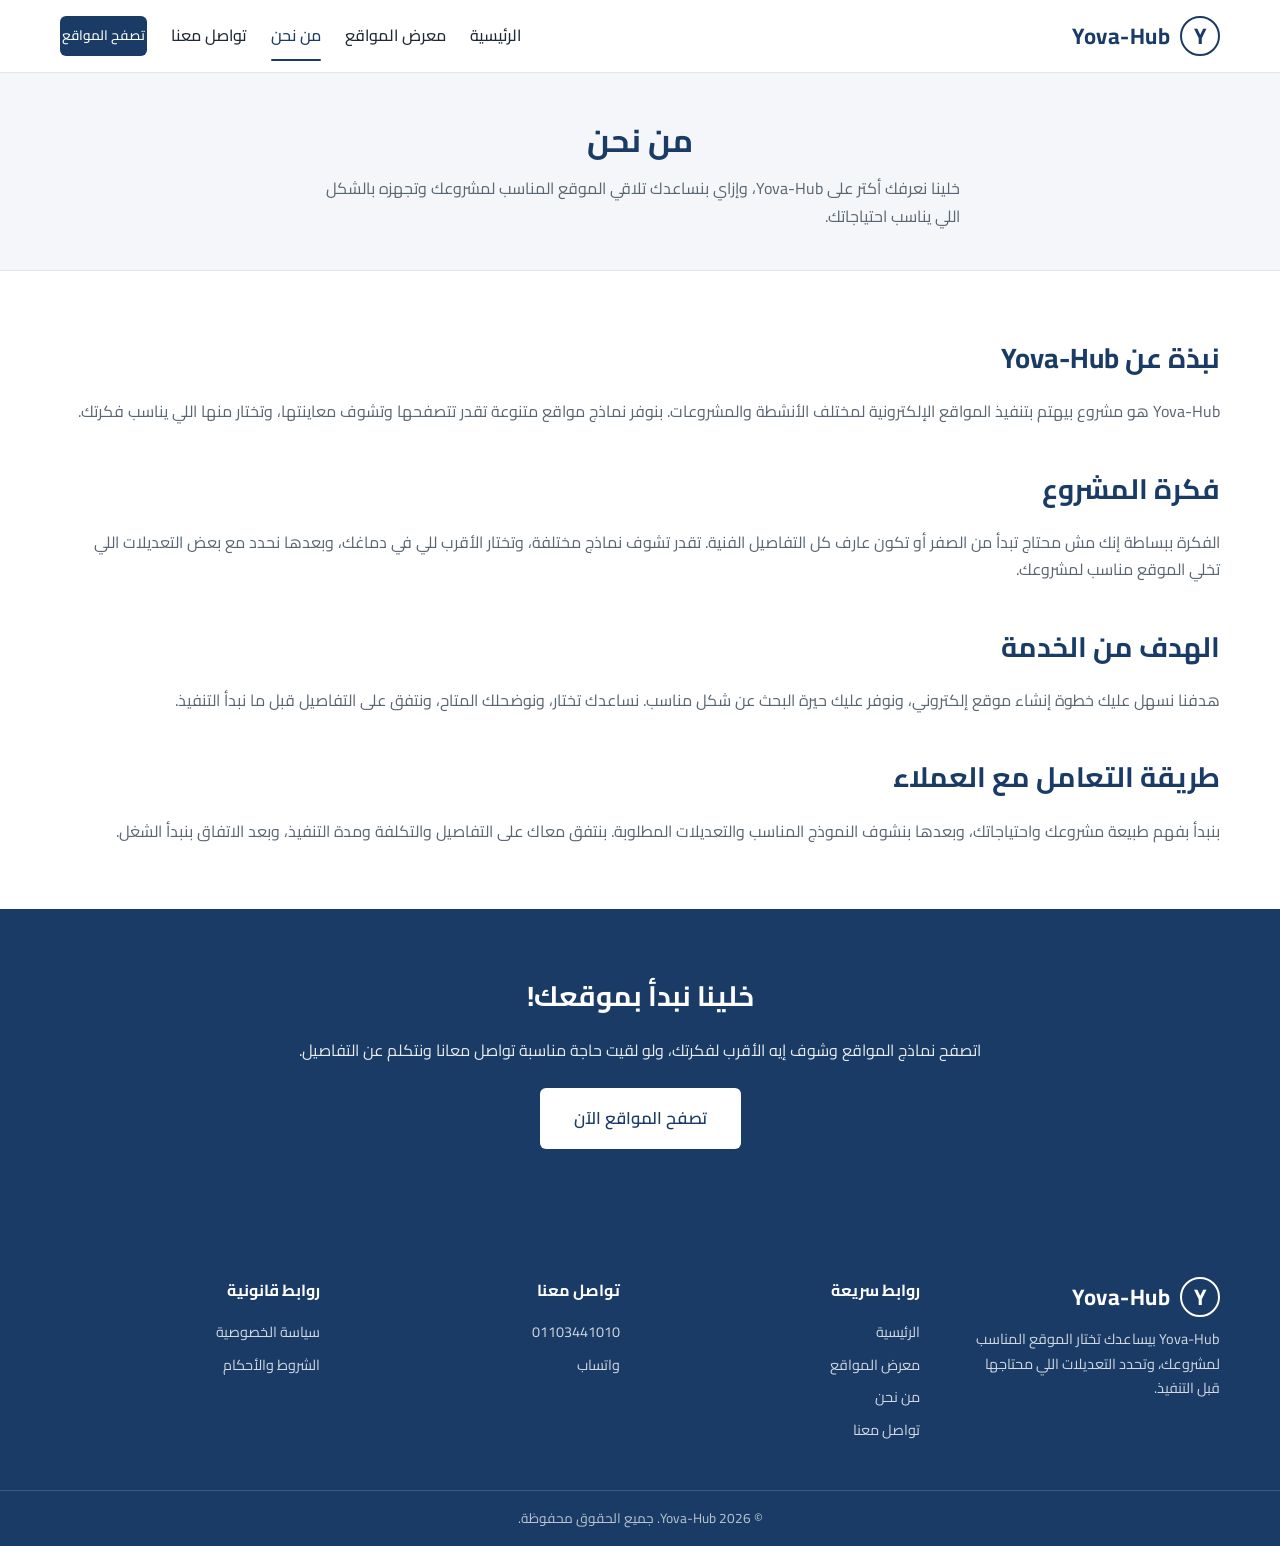
<file: about.html>
<!DOCTYPE html>
<html lang="ar" dir="rtl">

<head>
    <meta charset="UTF-8" />
    <meta name="viewport" content="width=device-width, initial-scale=1.0" />
    <meta name="description"
        content="خلينا نعرفك أكتر على Yova-Hub، وإزاي بنساعدك تلاقي الموقع المناسب لمشروعك وتجهزه بالشكل اللي يناسب احتياجاتك." />
    <meta name="robots" content="index, follow" />
    <link rel="canonical" href="[ضع الدومين هنا]/about.html" />
    <title>من نحن | Yova-Hub</title>
    <link rel="preconnect" href="https://fonts.googleapis.com" />
    <link rel="preconnect" href="https://fonts.gstatic.com" crossorigin />
    <link href="https://fonts.googleapis.com/css2?family=Cairo:wght@400;500;600;700&display=swap" rel="stylesheet" />
    <link rel="stylesheet" href="css/style.css" />
    <link rel="stylesheet" href="css/responsive.css" />
    <link rel="icon" href="favicon.ico" type="image/x-icon" />
</head>

<body>
    <header class="site-header">
        <div class="container header-inner">
            <a href="index.html" class="logo-container" aria-label="Yova-Hub - الصفحة الرئيسية">
                <div class="logo-circle">Y</div>
                <span class="logo-text">Yova-Hub</span>
            </a>
            <button class="nav-toggle" id="navToggle" aria-label="فتح القائمة" aria-expanded="false"
                aria-controls="mainNav"><span></span><span></span><span></span></button>
            <nav class="main-nav" id="mainNav" aria-label="القائمة الرئيسية">
                <ul>
                    <li><a href="index.html">الرئيسية</a></li>
                    <li><a href="pages/websites.html">معرض المواقع</a></li>
                    <li><a href="about.html" class="active">من نحن</a></li>
                    <li><a href="contact.html">تواصل معنا</a></li>
                    <li><a href="pages/websites.html" class="btn btn-primary btn-sm">تصفح المواقع</a></li>
                </ul>
            </nav>
        </div>
    </header>

    <main id="mainContent">
        <section class="page-header">
            <div class="container">
                <h1>من نحن</h1>
                <p class="page-header-desc">خلينا نعرفك أكتر على Yova-Hub، وإزاي بنساعدك تلاقي الموقع المناسب لمشروعك
                    وتجهزه بالشكل اللي يناسب احتياجاتك.</p>
            </div>
        </section>

        <section class="section">
            <div class="container about-content">
                <div class="about-block">
                    <h2 class="section-title">نبذة عن Yova-Hub</h2>
                    <p class="section-text">Yova-Hub هو مشروع بيهتم بتنفيذ المواقع الإلكترونية لمختلف الأنشطة
                        والمشروعات. بنوفر نماذج مواقع متنوعة تقدر تتصفحها وتشوف معاينتها، وتختار منها اللي يناسب فكرتك.
                    </p>
                </div>
                <div class="about-block">
                    <h2 class="section-title">فكرة المشروع</h2>
                    <p class="section-text">الفكرة ببساطة إنك مش محتاج تبدأ من الصفر أو تكون عارف كل التفاصيل الفنية.
                        تقدر تشوف نماذج مختلفة، وتختار الأقرب للي في دماغك، وبعدها نحدد مع بعض التعديلات اللي تخلي
                        الموقع مناسب لمشروعك.</p>
                </div>
                <div class="about-block">
                    <h2 class="section-title">الهدف من الخدمة</h2>
                    <p class="section-text">هدفنا نسهل عليك خطوة إنشاء موقع إلكتروني، ونوفر عليك حيرة البحث عن شكل
                        مناسب. نساعدك تختار، ونوضحلك المتاح، ونتفق على التفاصيل قبل ما نبدأ التنفيذ.</p>
                </div>
                <div class="about-block">
                    <h2 class="section-title">طريقة التعامل مع العملاء</h2>
                    <p class="section-text">بنبدأ بفهم طبيعة مشروعك واحتياجاتك، وبعدها بنشوف النموذج المناسب والتعديلات
                        المطلوبة. بنتفق معاك على التفاصيل والتكلفة ومدة التنفيذ، وبعد الاتفاق بنبدأ الشغل.</p>
                </div>
            </div>
        </section>

        <section class="section cta-section">
            <div class="container cta-inner">
                <h2>خلينا نبدأ بموقعك!</h2>
                <p>اتصفح نماذج المواقع وشوف إيه الأقرب لفكرتك، ولو لقيت حاجة مناسبة تواصل معانا ونتكلم عن التفاصيل.</p>
                <a href="pages/websites.html" class="btn btn-primary btn-lg">تصفح المواقع الآن</a>
            </div>
        </section>
    </main>

    <footer class="site-footer">
        <div class="container footer-inner">
            <div class="footer-col">
                <div class="logo-container" style="margin-bottom: 10px;">
                    <div class="logo-circle" style="border-color: #FFF; color: #FFF;">Y</div>
                    <span class="logo-text" style="color: #FFF;">Yova-Hub</span>
                </div>
                <p>Yova-Hub بيساعدك تختار الموقع المناسب لمشروعك، وتحدد التعديلات اللي محتاجها قبل التنفيذ.</p>
            </div>
            <div class="footer-col">
                <h4>روابط سريعة</h4>
                <ul>
                    <li><a href="index.html">الرئيسية</a></li>
                    <li><a href="pages/websites.html">معرض المواقع</a></li>
                    <li><a href="about.html">من نحن</a></li>
                    <li><a href="contact.html">تواصل معنا</a></li>
                </ul>
            </div>
            <div class="footer-col">
                <h4>تواصل معنا</h4>
                <ul>
                    <li>01103441010</li>
                    <li><a href="https://wa.me/201103441010" target="_blank" rel="noopener noreferrer">واتساب</a></li>
                </ul>
            </div>
            <div class="footer-col">
                <h4>روابط قانونية</h4>
                <ul>
                    <li><a href="legal/privacy-policy.html">سياسة الخصوصية</a></li>
                    <li><a href="legal/terms.html">الشروط والأحكام</a></li>
                </ul>
            </div>
        </div>
        <div class="footer-bottom">
            <div class="container">
                <p>© <span id="currentYear"></span> Yova-Hub. جميع الحقوق محفوظة.</p>
            </div>
        </div>
    </footer>
    <script src="js/utils.js"></script>
    <script src="js/main.js"></script>
</body>

</html>
</file>
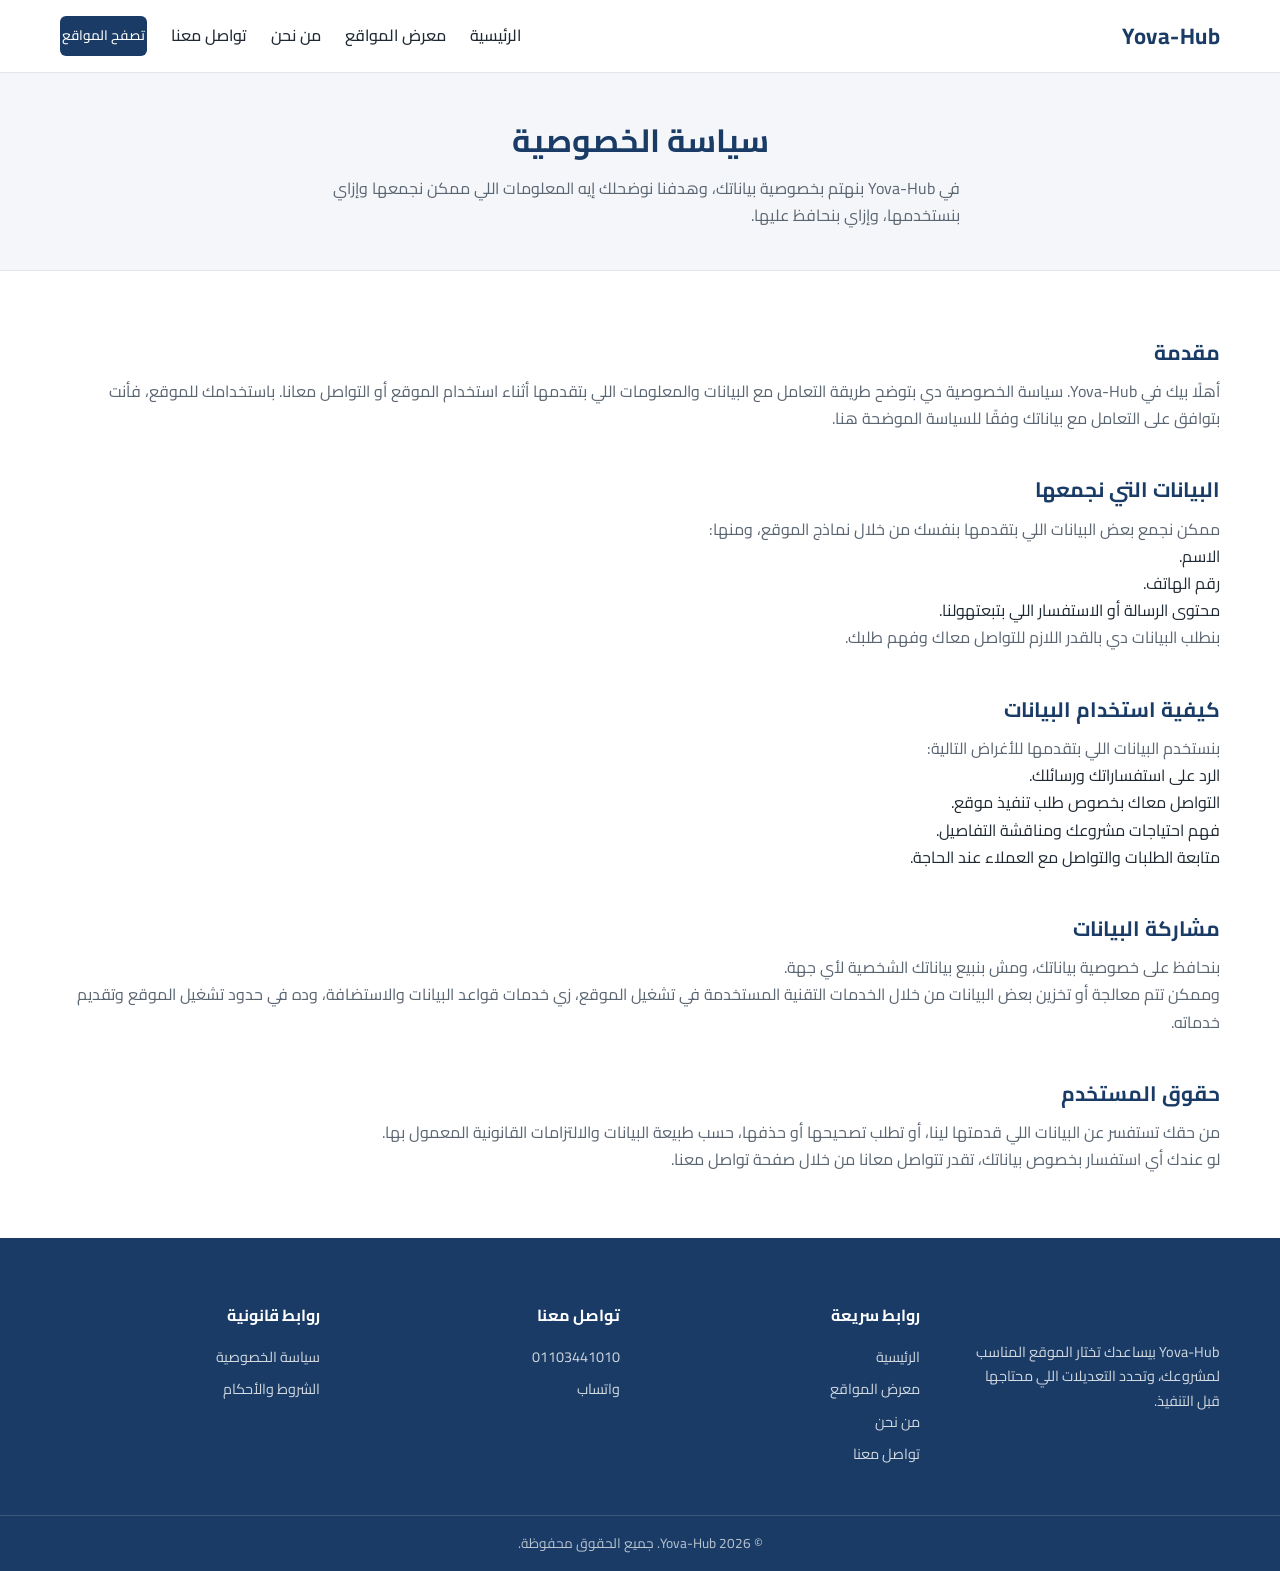
<file: legal/privacy-policy.html>
<!DOCTYPE html>
<html lang="ar" dir="rtl">

<head>
    <meta charset="UTF-8" />
    <meta name="viewport" content="width=device-width, initial-scale=1.0" />
    <meta name="description"
        content="في Yova-Hub بنهتم بخصوصية بياناتك، وهدفنا نوضحلك إيه المعلومات اللي ممكن نجمعها وإزاي بنستخدمها، وإزاي بنحافظ عليها." />
    <meta name="robots" content="index, follow" />
    <link rel="canonical" href="[ضع الدومين هنا]/legal/privacy-policy.html" />

    <title>سياسة الخصوصية | Yova-Hub</title>

    <link rel="preconnect" href="https://fonts.googleapis.com" />
    <link rel="preconnect" href="https://fonts.gstatic.com" crossorigin />
    <link href="https://fonts.googleapis.com/css2?family=Cairo:wght@400;500;600;700&display=swap" rel="stylesheet" />
    <link rel="stylesheet" href="../css/style.css" />
    <link rel="stylesheet" href="../css/responsive.css" />
    <link rel="icon" href="../favicon.ico" type="image/x-icon" />
</head>

<body>
    <header class="site-header">
        <div class="container header-inner">
            <a href="../index.html" class="logo" aria-label="Yova-Hub - الصفحة الرئيسية">
                <span class="logo-text">Yova-Hub</span>
            </a>
            <button class="nav-toggle" id="navToggle" aria-label="فتح القائمة" aria-expanded="false"
                aria-controls="mainNav">
                <span></span><span></span><span></span>
            </button>
            <nav class="main-nav" id="mainNav" aria-label="القائمة الرئيسية">
                <ul>
                    <li><a href="../index.html">الرئيسية</a></li>
                    <li><a href="../pages/websites.html">معرض المواقع</a></li>
                    <li><a href="../about.html">من نحن</a></li>
                    <li><a href="../contact.html">تواصل معنا</a></li>
                    <li><a href="../pages/websites.html" class="btn btn-primary btn-sm">تصفح المواقع</a></li>
                </ul>
            </nav>
        </div>
    </header>

    <main id="mainContent">
        <section class="page-header">
            <div class="container">
                <h1>سياسة الخصوصية</h1>
                <p class="page-header-desc">في Yova-Hub بنهتم بخصوصية بياناتك، وهدفنا نوضحلك إيه المعلومات اللي ممكن
                    نجمعها وإزاي بنستخدمها، وإزاي بنحافظ عليها.</p>
            </div>
        </section>

        <section class="section">
            <div class="container legal-content">
                <div class="legal-block">
                    <h2>مقدمة</h2>
                    <p>أهلًا بيك في Yova-Hub. سياسة الخصوصية دي بتوضح طريقة التعامل مع البيانات والمعلومات اللي بتقدمها
                        أثناء استخدام الموقع أو التواصل معانا. باستخدامك للموقع، فأنت بتوافق على التعامل مع بياناتك
                        وفقًا للسياسة الموضحة هنا.</p>
                </div>

                <div class="legal-block">
                    <h2>البيانات التي نجمعها</h2>
                    <p>ممكن نجمع بعض البيانات اللي بتقدمها بنفسك من خلال نماذج الموقع، ومنها:</p>
                    <ul>
                        <li>الاسم.</li>
                        <li>رقم الهاتف.</li>
                        <li>محتوى الرسالة أو الاستفسار اللي بتبعتهولنا.</li>
                    </ul>
                    <p>بنطلب البيانات دي بالقدر اللازم للتواصل معاك وفهم طلبك.</p>
                </div>

                <div class="legal-block">
                    <h2>كيفية استخدام البيانات</h2>
                    <p>بنستخدم البيانات اللي بتقدمها للأغراض التالية:</p>
                    <ul>
                        <li>الرد على استفساراتك ورسائلك.</li>
                        <li>التواصل معاك بخصوص طلب تنفيذ موقع.</li>
                        <li>فهم احتياجات مشروعك ومناقشة التفاصيل.</li>
                        <li>متابعة الطلبات والتواصل مع العملاء عند الحاجة.</li>
                    </ul>
                </div>

                <div class="legal-block">
                    <h2>مشاركة البيانات</h2>
                    <p>بنحافظ على خصوصية بياناتك، ومش بنبيع بياناتك الشخصية لأي جهة.</p>
                    <p>وممكن تتم معالجة أو تخزين بعض البيانات من خلال الخدمات التقنية المستخدمة في تشغيل الموقع، زي
                        خدمات قواعد البيانات والاستضافة، وده في حدود تشغيل الموقع وتقديم خدماته.</p>
                </div>

                <div class="legal-block">
                    <h2>حقوق المستخدم</h2>
                    <p>من حقك تستفسر عن البيانات اللي قدمتها لينا، أو تطلب تصحيحها أو حذفها، حسب طبيعة البيانات
                        والالتزامات القانونية المعمول بها.</p>
                    <p>لو عندك أي استفسار بخصوص بياناتك، تقدر تتواصل معانا من خلال صفحة تواصل معنا.</p>
                </div>


                </div>
            </div>
        </section>
    </main>

    <footer class="site-footer">
        <div class="container footer-inner">
            <div class="footer-col">
                <span class="logo-text">Yova-Hub</span>
                <p>Yova-Hub بيساعدك تختار الموقع المناسب لمشروعك، وتحدد التعديلات اللي محتاجها قبل التنفيذ.</p>
            </div>
            <div class="footer-col">
                <h4>روابط سريعة</h4>
                <ul>
                    <li><a href="../index.html">الرئيسية</a></li>
                    <li><a href="../pages/websites.html">معرض المواقع</a></li>
                    <li><a href="../about.html">من نحن</a></li>
                    <li><a href="../contact.html">تواصل معنا</a></li>
                </ul>
            </div>
            <div class="footer-col">
                <h4>تواصل معنا</h4>
                <ul>
                    <li>01103441010</li>
                    <li><a href="https://wa.me/201103441010" target="_blank" rel="noopener noreferrer">واتساب</a></li>
                </ul>
            </div>
            <div class="footer-col">
                <h4>روابط قانونية</h4>
                <ul>
                    <li><a href="privacy-policy.html">سياسة الخصوصية</a></li>
                    <li><a href="terms.html">الشروط والأحكام</a></li>
                </ul>
            </div>
        </div>
        <div class="footer-bottom">
            <div class="container">
                <p>© <span id="currentYear"></span> Yova-Hub. جميع الحقوق محفوظة.</p>
            </div>
        </div>
    </footer>

    <script src="../js/utils.js"></script>
    <script src="../js/main.js"></script>
</body>

</html>
</file>
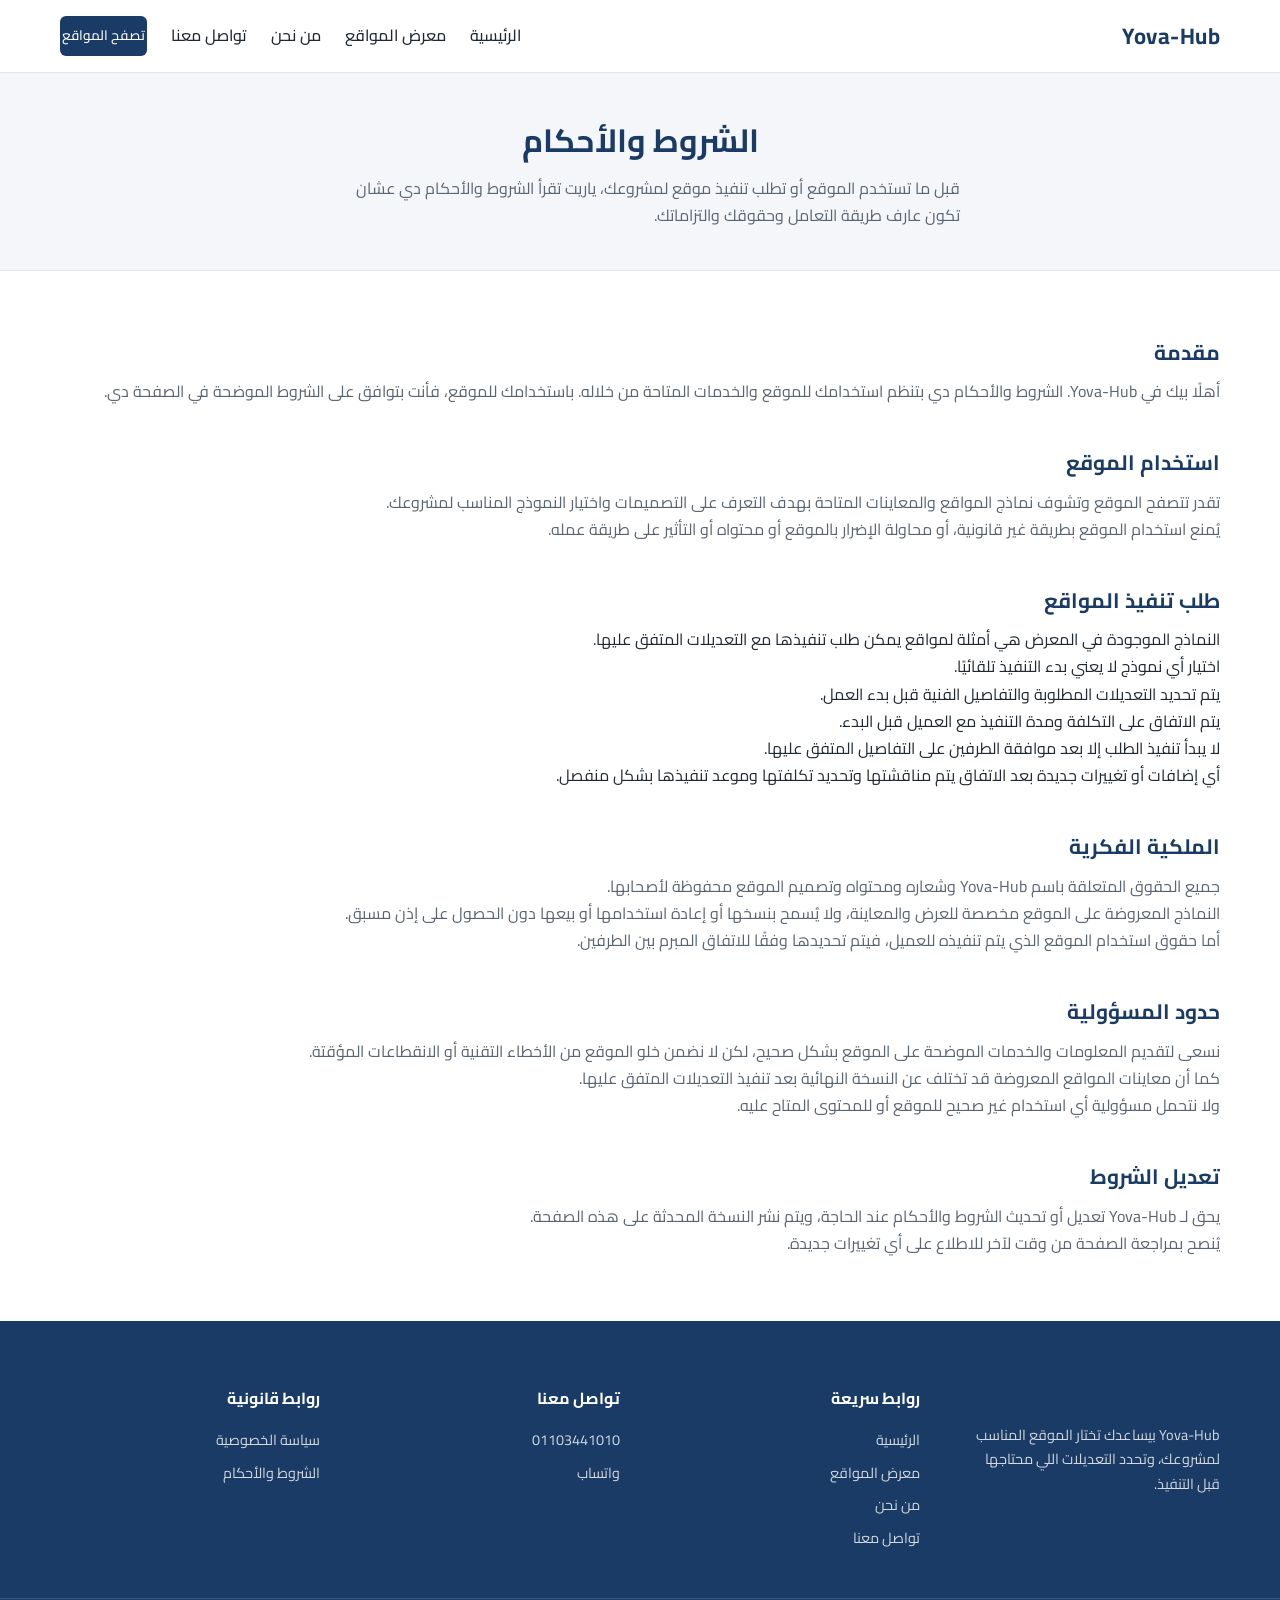
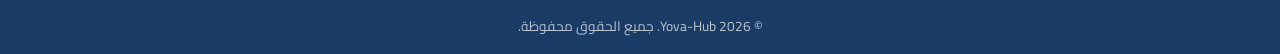
<file: legal/terms.html>
<!DOCTYPE html>
<html lang="ar" dir="rtl">

<head>
    <meta charset="UTF-8" />
    <meta name="viewport" content="width=device-width, initial-scale=1.0" />
    <meta name="description"
        content="قبل ما تستخدم الموقع أو تطلب تنفيذ موقع لمشروعك، ياريت تقرأ الشروط والأحكام دي عشان تكون عارف طريقة التعامل وحقوقك والتزاماتك." />
    <meta name="robots" content="index, follow" />
    <link rel="canonical" href="[ضع الدومين هنا]/legal/terms.html" />

    <title>الشروط والأحكام | Yova-Hub</title>

    <link rel="preconnect" href="https://fonts.googleapis.com" />
    <link rel="preconnect" href="https://fonts.gstatic.com" crossorigin />
    <link href="https://fonts.googleapis.com/css2?family=Cairo:wght@400;500;600;700&display=swap" rel="stylesheet" />
    <link rel="stylesheet" href="../css/style.css" />
    <link rel="stylesheet" href="../css/responsive.css" />
    <link rel="icon" href="../favicon.ico" type="image/x-icon" />
</head>

<body>
    <header class="site-header">
        <div class="container header-inner">
            <a href="../index.html" class="logo" aria-label="Yova-Hub - الصفحة الرئيسية">
                <span class="logo-text">Yova-Hub</span>
            </a>
            <button class="nav-toggle" id="navToggle" aria-label="فتح القائمة" aria-expanded="false"
                aria-controls="mainNav">
                <span></span><span></span><span></span>
            </button>
            <nav class="main-nav" id="mainNav" aria-label="القائمة الرئيسية">
                <ul>
                    <li><a href="../index.html">الرئيسية</a></li>
                    <li><a href="../pages/websites.html">معرض المواقع</a></li>
                    <li><a href="../about.html">من نحن</a></li>
                    <li><a href="../contact.html">تواصل معنا</a></li>
                    <li><a href="../pages/websites.html" class="btn btn-primary btn-sm">تصفح المواقع</a></li>
                </ul>
            </nav>
        </div>
    </header>

    <main id="mainContent">
        <section class="page-header">
            <div class="container">
                <h1>الشروط والأحكام</h1>
                <p class="page-header-desc">قبل ما تستخدم الموقع أو تطلب تنفيذ موقع لمشروعك، ياريت تقرأ الشروط والأحكام
                    دي عشان تكون عارف طريقة التعامل وحقوقك والتزاماتك.</p>
            </div>
        </section>

        <section class="section">
            <div class="container legal-content">
                <div class="legal-block">
                    <h2>مقدمة</h2>
                    <p>أهلًا بيك في Yova-Hub. الشروط والأحكام دي بتنظم استخدامك للموقع والخدمات المتاحة من خلاله.
                        باستخدامك للموقع، فأنت بتوافق على الشروط الموضحة في الصفحة دي.</p>
                </div>

                <div class="legal-block">
                    <h2>استخدام الموقع</h2>
                    <p>تقدر تتصفح الموقع وتشوف نماذج المواقع والمعاينات المتاحة بهدف التعرف على التصميمات واختيار
                        النموذج المناسب لمشروعك.</p>
                    <p>يُمنع استخدام الموقع بطريقة غير قانونية، أو محاولة الإضرار بالموقع أو محتواه أو التأثير على طريقة
                        عمله.</p>
                </div>

                <div class="legal-block">
                    <h2>طلب تنفيذ المواقع</h2>
                    <ul>
                        <li>النماذج الموجودة في المعرض هي أمثلة لمواقع يمكن طلب تنفيذها مع التعديلات المتفق عليها.</li>
                        <li>اختيار أي نموذج لا يعني بدء التنفيذ تلقائيًا.</li>
                        <li>يتم تحديد التعديلات المطلوبة والتفاصيل الفنية قبل بدء العمل.</li>
                        <li>يتم الاتفاق على التكلفة ومدة التنفيذ مع العميل قبل البدء.</li>
                        <li>لا يبدأ تنفيذ الطلب إلا بعد موافقة الطرفين على التفاصيل المتفق عليها.</li>
                        <li>أي إضافات أو تغييرات جديدة بعد الاتفاق يتم مناقشتها وتحديد تكلفتها وموعد تنفيذها بشكل منفصل.
                        </li>
                    </ul>
                </div>

                <div class="legal-block">
                    <h2>الملكية الفكرية</h2>
                    <p>جميع الحقوق المتعلقة باسم Yova-Hub وشعاره ومحتواه وتصميم الموقع محفوظة لأصحابها.</p>
                    <p>النماذج المعروضة على الموقع مخصصة للعرض والمعاينة، ولا يُسمح بنسخها أو إعادة استخدامها أو بيعها
                        دون الحصول على إذن مسبق.</p>
                    <p>أما حقوق استخدام الموقع الذي يتم تنفيذه للعميل، فيتم تحديدها وفقًا للاتفاق المبرم بين الطرفين.
                    </p>
                </div>

                <div class="legal-block">
                    <h2>حدود المسؤولية</h2>
                    <p>نسعى لتقديم المعلومات والخدمات الموضحة على الموقع بشكل صحيح، لكن لا نضمن خلو الموقع من الأخطاء
                        التقنية أو الانقطاعات المؤقتة.</p>
                    <p>كما أن معاينات المواقع المعروضة قد تختلف عن النسخة النهائية بعد تنفيذ التعديلات المتفق عليها.</p>
                    <p>ولا نتحمل مسؤولية أي استخدام غير صحيح للموقع أو للمحتوى المتاح عليه.</p>
                </div>

                <div class="legal-block">
                    <h2>تعديل الشروط</h2>
                    <p>يحق لـ Yova-Hub تعديل أو تحديث الشروط والأحكام عند الحاجة، ويتم نشر النسخة المحدثة على هذه
                        الصفحة.</p>
                    <p>يُنصح بمراجعة الصفحة من وقت لآخر للاطلاع على أي تغييرات جديدة.</p>
                </div>


            </div>
        </section>
    </main>

    <footer class="site-footer">
        <div class="container footer-inner">
            <div class="footer-col">
                <span class="logo-text">Yova-Hub</span>
                <p>Yova-Hub بيساعدك تختار الموقع المناسب لمشروعك، وتحدد التعديلات اللي محتاجها قبل التنفيذ.</p>
            </div>
            <div class="footer-col">
                <h4>روابط سريعة</h4>
                <ul>
                    <li><a href="../index.html">الرئيسية</a></li>
                    <li><a href="../pages/websites.html">معرض المواقع</a></li>
                    <li><a href="../about.html">من نحن</a></li>
                    <li><a href="../contact.html">تواصل معنا</a></li>
                </ul>
            </div>
            <div class="footer-col">
                <h4>تواصل معنا</h4>
                <ul>
                    <li>01103441010</li>
                    <li><a href="https://wa.me/201103441010" target="_blank" rel="noopener noreferrer">واتساب</a></li>
                </ul>
            </div>
            <div class="footer-col">
                <h4>روابط قانونية</h4>
                <ul>
                    <li><a href="privacy-policy.html">سياسة الخصوصية</a></li>
                    <li><a href="terms.html">الشروط والأحكام</a></li>
                </ul>
            </div>
        </div>
        <div class="footer-bottom">
            <div class="container">
                <p>© <span id="currentYear"></span> Yova-Hub. جميع الحقوق محفوظة.</p>
            </div>
        </div>
    </footer>

    <script src="../js/utils.js"></script>
    <script src="../js/main.js"></script>
</body>

</html>
</file>
<file: css/style.css>
/* ===================================
   Yova-Hub — Main Styles
   =================================== */

/* ---------- Root Variables ---------- */
:root {
    --color-primary: #193B65;
    --color-secondary: #3976B9;
    --color-bg: #FFFFFF;
    --color-bg-alt: #F4F6F9;
    --color-text: #1F2933;
    --color-text-muted: #5A6572;
    --color-border: #E1E6EC;
    --color-white: #FFFFFF;
    --color-success: #1E8E5A;
    --color-danger: #C0392B;

    --font-family: 'Cairo', system-ui, -apple-system, "Segoe UI", sans-serif;
    --font-size-base: 16px;
    --line-height-base: 1.7;

    --space-xs: 0.5rem;
    --space-sm: 1rem;
    --space-md: 1.5rem;
    --space-lg: 2.5rem;
    --space-xl: 4rem;

    --container-max: 1200px;
    --container-padding: 1.25rem;

    --radius-sm: 6px;
    --radius-md: 10px;
    --radius-lg: 16px;
    --shadow-sm: 0 1px 3px rgba(25, 59, 101, 0.08);
    --shadow-md: 0 4px 14px rgba(25, 59, 101, 0.10);

    --transition: 0.2s ease-in-out;
}

/* ---------- Reset ---------- */
*,
*::before,
*::after {
    box-sizing: border-box;
    margin: 0;
    padding: 0;
}

html {
    font-size: var(--font-size-base);
    scroll-behavior: smooth;
}

body {
    font-family: var(--font-family);
    line-height: var(--line-height-base);
    color: var(--color-text);
    background-color: var(--color-bg);
    -webkit-font-smoothing: antialiased;
    -moz-osx-font-smoothing: grayscale;
}

img {
    max-width: 100%;
    height: auto;
    display: block;
}

a {
    color: var(--color-secondary);
    text-decoration: none;
    transition: color var(--transition);
}

a:hover {
    color: var(--color-primary);
}

ul {
    list-style: none;
}

button {
    font-family: inherit;
    cursor: pointer;
    border: none;
    background: none;
}

/* ---------- Layout ---------- */
.container {
    width: 100%;
    max-width: var(--container-max);
    margin-inline: auto;
    padding-inline: var(--container-padding);
}

.section {
    padding-block: var(--space-xl);
}

.section-title {
    font-size: 1.75rem;
    font-weight: 700;
    color: var(--color-primary);
    margin-bottom: var(--space-sm);
    text-align: center;
}

.section-subtitle {
    text-align: center;
    color: var(--color-text-muted);
    margin-bottom: var(--space-lg);
}

.section-text {
    text-align: center;
    max-width: 720px;
    margin-inline: auto;
    color: var(--color-text-muted);
}

/* ---------- Buttons ---------- */
.btn {
    display: inline-flex;
    align-items: center;
    justify-content: center;
    padding: 0.7rem 1.4rem;
    border-radius: var(--radius-sm);
    font-weight: 600;
    font-size: 0.95rem;
    transition: background-color var(--transition), color var(--transition), border-color var(--transition);
    border: 2px solid transparent;
    white-space: nowrap;
}

.btn-primary {
    background-color: var(--color-primary);
    color: var(--color-white);
}

.btn-primary:hover {
    background-color: var(--color-secondary);
    color: var(--color-white);
}

.btn-outline {
    background-color: transparent;
    color: var(--color-primary);
    border-color: var(--color-primary);
}

.btn-outline:hover {
    background-color: var(--color-primary);
    color: var(--color-white);
}

.btn-sm {
    padding: 0.5rem 1rem;
    font-size: 0.85rem;
}

.btn-lg {
    padding: 0.9rem 2rem;
    font-size: 1.05rem;
}

.btn:disabled {
    opacity: 0.6;
    cursor: not-allowed;
}

/* ---------- Header ---------- */
.site-header {
    background-color: var(--color-white);
    border-bottom: 1px solid var(--color-border);
    position: sticky;
    top: 0;
    z-index: 100;
}

.header-inner {
    display: flex;
    align-items: center;
    justify-content: space-between;
    gap: var(--space-md);
    padding-block: 1rem;
    position: relative;
}

.logo-text {
    font-size: 1.4rem;
    font-weight: 700;
    color: var(--color-primary);
    letter-spacing: 0.5px;
}

.main-nav ul {
    display: flex;
    align-items: center;
    gap: var(--space-md);
}

.main-nav a {
    color: var(--color-text);
    font-weight: 500;
    padding: 0.4rem 0;
    position: relative;
}

.main-nav a:hover,
.main-nav a.active {
    color: var(--color-primary);
}

.main-nav a.active::after {
    content: "";
    position: absolute;
    bottom: -4px;
    inset-inline: 0;
    height: 2px;
    background-color: var(--color-primary);
    border-radius: 2px;
}

.main-nav .btn {
    color: var(--color-white);
}

.main-nav .btn:hover {
    color: var(--color-white);
}

.nav-toggle {
    display: none;
    flex-direction: column;
    gap: 5px;
    padding: 6px;
}

.nav-toggle span {
    display: block;
    width: 24px;
    height: 2px;
    background-color: var(--color-primary);
    border-radius: 2px;
    transition: transform var(--transition), opacity var(--transition);
}

/* ---------- Hero ---------- */
.hero {
    background-color: var(--color-bg-alt);
    padding-block: var(--space-xl);
}

.hero-inner {
    display: grid;
    grid-template-columns: 1fr 1fr;
    gap: var(--space-lg);
    align-items: center;
}

.hero-text h1 {
    font-size: 2.25rem;
    font-weight: 700;
    color: var(--color-primary);
    margin-bottom: var(--space-sm);
    line-height: 1.3;
}

.hero-desc {
    color: var(--color-text-muted);
    font-size: 1.05rem;
    margin-bottom: var(--space-md);
}

.hero-actions {
    display: flex;
    gap: var(--space-sm);
    flex-wrap: wrap;
}

.hero-image .placeholder-box {
    display: flex;
    align-items: center;
    justify-content: center;
    min-height: 280px;
    background-color: var(--color-white);
    border: 2px dashed var(--color-border);
    border-radius: var(--radius-lg);
    color: var(--color-text-muted);
    font-size: 0.95rem;
    text-align: center;
    padding: var(--space-md);
}

/* ---------- Placeholder Box ---------- */
.placeholder-box {
    display: flex;
    align-items: center;
    justify-content: center;
    min-height: 160px;
    background-color: var(--color-bg-alt);
    border: 2px dashed var(--color-border);
    border-radius: var(--radius-md);
    color: var(--color-text-muted);
    font-size: 0.9rem;
    text-align: center;
    padding: var(--space-sm);
}

/* ---------- Page Header (about / contact / websites) ---------- */
.page-header {
    background-color: var(--color-bg-alt);
    padding-block: var(--space-lg);
    text-align: center;
    border-bottom: 1px solid var(--color-border);
}

.page-header h1 {
    font-size: 2rem;
    font-weight: 700;
    color: var(--color-primary);
    margin-bottom: var(--space-xs);
}

.page-header-desc {
    color: var(--color-text-muted);
    max-width: 640px;
    margin-inline: auto;
}

/* ---------- Categories ---------- */
.categories-grid {
    display: grid;
    grid-template-columns: repeat(auto-fit, minmax(180px, 1fr));
    gap: var(--space-md);
}

.category-card {
    background-color: var(--color-bg-alt);
    border: 1px solid var(--color-border);
    border-radius: var(--radius-md);
    padding: var(--space-md);
    text-align: center;
    color: var(--color-primary);
    font-weight: 600;
    transition: background-color var(--transition), border-color var(--transition);
}

.category-card:hover {
    background-color: var(--color-white);
    border-color: var(--color-secondary);
}

/* ---------- Websites Grid ---------- */
.websites-grid {
    display: grid;
    grid-template-columns: repeat(auto-fit, minmax(260px, 1fr));
    gap: var(--space-md);
}

.website-card {
    background-color: var(--color-white);
    border: 1px solid var(--color-border);
    border-radius: var(--radius-md);
    padding: var(--space-sm);
    box-shadow: var(--shadow-sm);
    transition: box-shadow var(--transition);
    display: flex;
    flex-direction: column;
}

.website-card:hover {
    box-shadow: var(--shadow-md);
}

.website-card .website-cover {
    margin-bottom: var(--space-sm);
}

.website-card .website-cover .placeholder-box {
    min-height: 160px;
    border-radius: var(--radius-sm);
}

.website-card-body h3 {
    color: var(--color-primary);
    font-size: 1.1rem;
    margin-bottom: var(--space-xs);
}

.website-card-body p {
    color: var(--color-text-muted);
    font-size: 0.9rem;
    margin-block: var(--space-xs) var(--space-sm);
    flex: 1;
}

.website-card-actions {
    display: flex;
    gap: var(--space-xs);
    flex-wrap: wrap;
}

/* ---------- Badge ---------- */
.badge {
    display: inline-block;
    background-color: var(--color-bg-alt);
    color: var(--color-primary);
    border: 1px solid var(--color-border);
    border-radius: 999px;
    padding: 0.2rem 0.7rem;
    font-size: 0.8rem;
    font-weight: 600;
}

/* ---------- How It Works ---------- */
.steps-grid {
    display: grid;
    grid-template-columns: repeat(auto-fit, minmax(220px, 1fr));
    gap: var(--space-md);
}

.step-card {
    background-color: var(--color-bg-alt);
    border-radius: var(--radius-md);
    padding: var(--space-md);
    text-align: center;
}

.step-number {
    display: inline-flex;
    align-items: center;
    justify-content: center;
    width: 40px;
    height: 40px;
    border-radius: 50%;
    background-color: var(--color-primary);
    color: var(--color-white);
    font-weight: 700;
    margin-bottom: var(--space-sm);
}

.step-card h3 {
    color: var(--color-primary);
    font-size: 1.05rem;
    margin-bottom: var(--space-xs);
}

.step-card p {
    color: var(--color-text-muted);
    font-size: 0.9rem;
}

/* ---------- CTA ---------- */
.cta-section {
    background-color: var(--color-primary);
    color: var(--color-white);
    text-align: center;
}

.cta-inner h2 {
    font-size: 1.75rem;
    margin-bottom: var(--space-sm);
    color: var(--color-white);
}

.cta-inner p {
    margin-bottom: var(--space-md);
    opacity: 0.9;
}

.cta-inner .btn-primary {
    background-color: var(--color-white);
    color: var(--color-primary);
}

.cta-inner .btn-primary:hover {
    background-color: var(--color-bg-alt);
    color: var(--color-primary);
}

/* ---------- About Content ---------- */
.about-content {
    display: flex;
    flex-direction: column;
    gap: var(--space-lg);
}

.about-block .section-title {
    text-align: start;
}

/* ---------- Legal Content ---------- */
.legal-content {
    display: flex;
    flex-direction: column;
    gap: var(--space-lg);
}

.legal-block h2 {
    color: var(--color-primary);
    font-size: 1.3rem;
    margin-bottom: var(--space-xs);
}

.legal-block p {
    color: var(--color-text-muted);
    max-width: 100%;
    text-align: start;
}

/* ---------- Contact Layout ---------- */
.contact-layout {
    display: grid;
    grid-template-columns: 2fr 1fr;
    gap: var(--space-lg);
    align-items: start;
}

.contact-form-wrapper {
    background-color: var(--color-white);
}

.contact-info {
    background-color: var(--color-bg-alt);
    border: 1px solid var(--color-border);
    border-radius: var(--radius-md);
    padding: var(--space-md);
}

.contact-info-list {
    display: flex;
    flex-direction: column;
    gap: var(--space-sm);
    margin-top: var(--space-sm);
}

.contact-info-list li {
    display: flex;
    flex-direction: column;
    gap: 0.2rem;
    padding-bottom: var(--space-sm);
    border-bottom: 1px dashed var(--color-border);
}

.contact-info-list li:last-child {
    border-bottom: none;
}

.contact-info-list strong {
    color: var(--color-primary);
    font-weight: 600;
    font-size: 0.9rem;
}

.contact-info-list span,
.contact-info-list a {
    color: var(--color-text-muted);
    font-size: 0.95rem;
    word-break: break-word;
}

/* ---------- Forms ---------- */
.form {
    display: flex;
    flex-direction: column;
    gap: var(--space-sm);
    margin-top: var(--space-sm);
}

.form-group {
    display: flex;
    flex-direction: column;
    gap: 0.3rem;
}

.form-group label {
    font-weight: 600;
    font-size: 0.95rem;
    color: var(--color-text);
}

.form-group .required {
    color: var(--color-danger);
}

.form-group input,
.form-group textarea,
.form-group select {
    font-family: inherit;
    font-size: 0.95rem;
    padding: 0.65rem 0.85rem;
    border: 1px solid var(--color-border);
    border-radius: var(--radius-sm);
    background-color: var(--color-white);
    color: var(--color-text);
    transition: border-color var(--transition), box-shadow var(--transition);
    width: 100%;
}

.form-group input:focus,
.form-group textarea:focus,
.form-group select:focus {
    border-color: var(--color-secondary);
    box-shadow: 0 0 0 3px rgba(57, 118, 185, 0.12);
    outline: none;
}

.form-group textarea {
    resize: vertical;
    min-height: 100px;
}

.form-error {
    color: var(--color-danger);
    font-size: 0.85rem;
    min-height: 1em;
}

.form-status {
    margin-top: var(--space-sm);
    padding: var(--space-sm);
    border-radius: var(--radius-sm);
    font-size: 0.9rem;
    display: none;
}

.form-status:not(:empty) {
    display: block;
}

.form-status.success {
    background-color: rgba(30, 142, 90, 0.1);
    color: var(--color-success);
    border: 1px solid rgba(30, 142, 90, 0.3);
}

.form-status.error {
    background-color: rgba(192, 57, 43, 0.08);
    color: var(--color-danger);
    border: 1px solid rgba(192, 57, 43, 0.3);
}

/* ---------- Filter Tabs ---------- */
.filter-tabs {
    display: flex;
    gap: var(--space-xs);
    flex-wrap: wrap;
    margin-bottom: var(--space-lg);
    justify-content: center;
}

.filter-tab {
    padding: 0.5rem 1.1rem;
    border-radius: 999px;
    border: 1px solid var(--color-border);
    background-color: var(--color-white);
    color: var(--color-text);
    font-size: 0.9rem;
    font-weight: 500;
    transition: background-color var(--transition), color var(--transition), border-color var(--transition);
}

.filter-tab:hover {
    border-color: var(--color-secondary);
    color: var(--color-primary);
}

.filter-tab.active {
    background-color: var(--color-primary);
    color: var(--color-white);
    border-color: var(--color-primary);
}

/* ---------- Empty & Loading States ---------- */
.empty-state,
.loading-state {
    text-align: center;
    padding: var(--space-lg) var(--space-md);
    color: var(--color-text-muted);
}

.empty-state p,
.loading-state p {
    margin-bottom: var(--space-xs);
}

/* ---------- Breadcrumb ---------- */
.breadcrumb {
    padding-block: var(--space-sm);
    font-size: 0.9rem;
    color: var(--color-text-muted);
    display: flex;
    flex-wrap: wrap;
    gap: 0.4rem;
    align-items: center;
}

.breadcrumb a {
    color: var(--color-secondary);
}

.breadcrumb a:hover {
    color: var(--color-primary);
}

/* ---------- Details Layout ---------- */
.details-layout {
    display: grid;
    grid-template-columns: 2fr 1fr;
    gap: var(--space-lg);
    align-items: start;
}

.details-main h1 {
    font-size: 1.9rem;
    color: var(--color-primary);
    margin-bottom: var(--space-xs);
}

.details-category {
    margin-bottom: var(--space-md);
}

.details-cover {
    margin-bottom: var(--space-lg);
}

.details-cover .placeholder-box {
    min-height: 320px;
    border-radius: var(--radius-md);
}

.details-desc {
    color: var(--color-text-muted);
    margin-bottom: var(--space-lg);
    max-width: 100%;
    text-align: start;
}

.details-gallery {
    display: grid;
    grid-template-columns: repeat(auto-fit, minmax(200px, 1fr));
    gap: var(--space-sm);
}

.details-gallery .placeholder-box {
    min-height: 140px;
}

.details-sidebar {
    display: flex;
    flex-direction: column;
    gap: var(--space-md);
    position: sticky;
    top: 90px;
}

.sidebar-box {
    background-color: var(--color-bg-alt);
    border: 1px solid var(--color-border);
    border-radius: var(--radius-md);
    padding: var(--space-md);
}

.sidebar-box h3 {
    color: var(--color-primary);
    font-size: 1.05rem;
    margin-bottom: var(--space-xs);
}

.sidebar-box p {
    color: var(--color-text-muted);
    font-size: 0.9rem;
    margin-bottom: var(--space-sm);
}

.sidebar-box .btn {
    width: 100%;
}

/* ---------- Modal ---------- */
body.modal-open {
    overflow: hidden;
}

.modal {
    position: fixed;
    inset: 0;
    z-index: 1000;
    display: flex;
    /* ده الافتراضي */
    align-items: center;
    justify-content: center;
    padding: var(--space-md);
}

.modal[hidden] {
    display: none !important;
    /* ضيفنا !important عشان نضمن إنه يختفي */
}

.modal-overlay {
    position: absolute;
    inset: 0;
    background-color: rgba(25, 59, 101, 0.55);
}

.modal-content {
    position: relative;
    background-color: var(--color-white);
    border-radius: var(--radius-md);
    padding: var(--space-lg);
    max-width: 560px;
    width: 100%;
    max-height: 90vh;
    overflow-y: auto;
    box-shadow: 0 20px 50px rgba(25, 59, 101, 0.25);
    z-index: 1;
}

/* ---------- Footer ---------- */
.site-footer {
    background-color: var(--color-primary);
    color: var(--color-white);
    padding-top: var(--space-xl);
}

.footer-inner {
    display: grid;
    grid-template-columns: repeat(auto-fit, minmax(200px, 1fr));
    gap: var(--space-lg);
    padding-bottom: var(--space-lg);
}

.footer-col h4 {
    font-size: 1rem;
    margin-bottom: var(--space-sm);
    color: var(--color-white);
}

.footer-col p,
.footer-col li {
    color: rgba(255, 255, 255, 0.8);
    font-size: 0.9rem;
    margin-bottom: var(--space-xs);
}

.footer-col a {
    color: rgba(255, 255, 255, 0.8);
}

.footer-col a:hover {
    color: var(--color-white);
}

.footer-bottom {
    border-top: 1px solid rgba(255, 255, 255, 0.15);
    padding-block: var(--space-sm);
    text-align: center;
    font-size: 0.85rem;
    color: rgba(255, 255, 255, 0.7);
}

/* ---------- Utility ---------- */
.text-center {
    text-align: center;
}

/* ---------- Accessibility ---------- */
:focus-visible {
    outline: 2px solid var(--color-secondary);
    outline-offset: 2px;
}

@media (prefers-reduced-motion: reduce) {

    *,
    *::before,
    *::after {
        transition: none !important;
        animation: none !important;
    }
}

/* ---------- Hero Text Only (بدون صورة) ---------- */
.hero-text-only {
    padding-block: 5rem;
    /* مساحة أكبر شوية عشان متبقاش فاضية */
}

.hero-text-only .hero-inner {
    grid-template-columns: 1fr;
    /* عمود واحد بس */
    max-width: 800px;
    margin-inline: auto;
}

.justify-center {
    justify-content: center;
}

.hero-text-only h1 {
    font-size: 2.5rem;
    /* عنوان أكبر شوية */
}

/* ---------- Features / Why Us ---------- */
.features-grid {
    display: grid;
    grid-template-columns: repeat(auto-fit, minmax(250px, 1fr));
    gap: var(--space-md);
}

.feature-card {
    background-color: var(--color-bg-alt);
    border: 1px solid var(--color-border);
    border-radius: var(--radius-md);
    padding: var(--space-md);
    text-align: center;
}

.feature-card h3 {
    color: var(--color-primary);
    margin-bottom: var(--space-xs);
    font-size: 1.1rem;
}

.feature-card p {
    color: var(--color-text-muted);
    font-size: 0.9rem;
}

/* ---------- FAQ Section ---------- */
.faq-list {
    max-width: 800px;
    margin-inline: auto;
    display: flex;
    flex-direction: column;
    gap: var(--space-sm);
}

.faq-item {
    border: 1px solid var(--color-border);
    border-radius: var(--radius-md);
    overflow: hidden;
    background-color: var(--color-white);
}

.faq-question {
    width: 100%;
    text-align: start;
    padding: var(--space-md);
    font-weight: 600;
    font-size: 1rem;
    color: var(--color-primary);
    background-color: var(--color-white);
    display: flex;
    justify-content: space-between;
    /* بيخلي السؤال في اليمين والزائد في الشمال */
    align-items: center;
    /* بيخليهم في نص الشريط بالظبط */
    transition: background-color var(--transition);
    border: none;
    cursor: pointer;
}

.faq-question:hover {
    background-color: var(--color-bg-alt);
}

.faq-icon {
    font-size: 1.5rem;
    font-weight: 400;
    color: var(--color-secondary);
    transition: transform var(--transition);
    line-height: 1;
    margin-inline-start: var(--space-sm);
    display: flex;
    /* عشان الزائد يتظبط في النص */
    align-items: center;
    justify-content: center;
    width: 24px;
    height: 24px;
}

/* تعديل عشان الفورم وبيانات التواصل يكونوا متوازنين */
.contact-layout {
    align-items: start;
}

.contact-form-wrapper .form {
    max-width: 100%;
}
.contact-layout {
    display: grid;
    grid-template-columns: 2fr 1fr;
    gap: var(--space-lg);
    align-items: start;
}
/* ---------- النصوص العادية من اليمين ---------- */

/* الفقرة الرئيسية تحت العنوان في الصفحة الرئيسية */
.hero-text-only .hero-desc {
    text-align: right;
}

/* نصوص قسم "إزاي نقدر نساعدك" */
.about-brief .section-text {
    text-align: right;
}

/* نصوص كروت "خطوات العمل" */
.step-card p {
    text-align: right;
}

/* نصوص كروت "ليه تتعامل معانا" */
.feature-card p {
    text-align: right;
}

/* نصوص صفحة "من نحن" */
.about-block .section-text {
    text-align: right;
}

/* نصوص الصفحات القانونية (سياسة الخصوصية والشروط) */
.legal-block p,
.legal-block li {
    text-align: right;
}

/* نصوص صفحة "تواصل معنا" (الفقرة اللي تحت العنوان) */
.page-header-desc {
    text-align: right;
}

/* نصوص صفحة تفاصيل الموقع (الوصف) */
.details-desc {
    text-align: right;
}

/* العناوين الرئيسية تفضل في النص (Center) زي ما هي */
.section-title,
.hero-text-only h1,
.page-header h1 {
    text-align: center;
}
/* ---------- Logo Icon (Y in Circle) ---------- */
.logo-container {
    display: flex;
    align-items: center;
    gap: 10px;
    text-decoration: none;
}

.logo-circle {
    display: flex;
    align-items: center;
    justify-content: center;
    width: 40px;
    height: 40px;
    border-radius: 50%;
    border: 2px solid var(--color-primary);
    color: var(--color-primary);
    font-weight: 700;
    font-size: 1.4rem;
    font-family: 'Cairo', sans-serif;
    transition: all 0.3s ease;
}

.logo-container:hover .logo-circle {
    background-color: var(--color-primary);
    color: var(--color-white);
}

.logo-text {
    font-size: 1.4rem;
    font-weight: 700;
    color: var(--color-primary);
    margin: 0;
}
/* تعديل عشان النصوص في صفحة من نحن تكون من اليمين */
.about-block .section-text {
    text-align: right;
    max-width: 100%;
}

/* تعديل عشان النصوص في الصفحات القانونية تكون من اليمين */
.legal-block p,
.legal-block li {
    text-align: right;
}
</file>
<file: css/responsive.css>
/* ===================================
   Yova-Hub — Responsive Styles
   =================================== */

/* Tablets */
@media (max-width: 992px) {
    .hero-inner {
        grid-template-columns: 1fr;
        text-align: center;
    }

    .hero-actions {
        justify-content: center;
    }

    .hero-image {
        order: -1;
    }

    .hero-text h1 {
        font-size: 1.9rem;
    }

    .contact-layout,
    .details-layout {
        grid-template-columns: 1fr;
    }

    .details-sidebar {
        position: static;
        flex-direction: row;
        flex-wrap: wrap;
    }

    .details-sidebar .sidebar-box {
        flex: 1 1 260px;
    }
}

/* Mobile */
@media (max-width: 768px) {
    :root {
        --space-xl: 2.5rem;
        --space-lg: 1.75rem;
    }

    .nav-toggle {
        display: flex;
    }

    .main-nav {
        position: absolute;
        top: 100%;
        inset-inline: 0;
        background-color: var(--color-white);
        border-bottom: 1px solid var(--color-border);
        max-height: 0;
        overflow: hidden;
        transition: max-height 0.25s ease-in-out;
    }

    .main-nav.is-open {
        max-height: 400px;
    }

    .main-nav ul {
        flex-direction: column;
        align-items: stretch;
        padding: var(--space-sm);
        gap: var(--space-xs);
    }

    .main-nav a {
        display: block;
        padding: 0.6rem 0.5rem;
    }

    .main-nav a.active::after {
        display: none;
    }

    .section-title {
        font-size: 1.45rem;
    }

    .hero-text h1 {
        font-size: 1.65rem;
    }

    .page-header h1 {
        font-size: 1.6rem;
    }

    .details-main h1 {
        font-size: 1.5rem;
    }

    .modal-content {
        padding: var(--space-md);
    }
}

/* Small mobile */
@media (max-width: 480px) {
    :root {
        --container-padding: 1rem;
    }

    .hero-actions {
        flex-direction: column;
    }

    .hero-actions .btn {
        width: 100%;
    }

    .logo-text {
        font-size: 1.2rem;
    }

    .website-card-actions {
        flex-direction: column;
    }

    .website-card-actions .btn {
        width: 100%;
    }

    .details-sidebar {
        flex-direction: column;
    }
}
</file>
